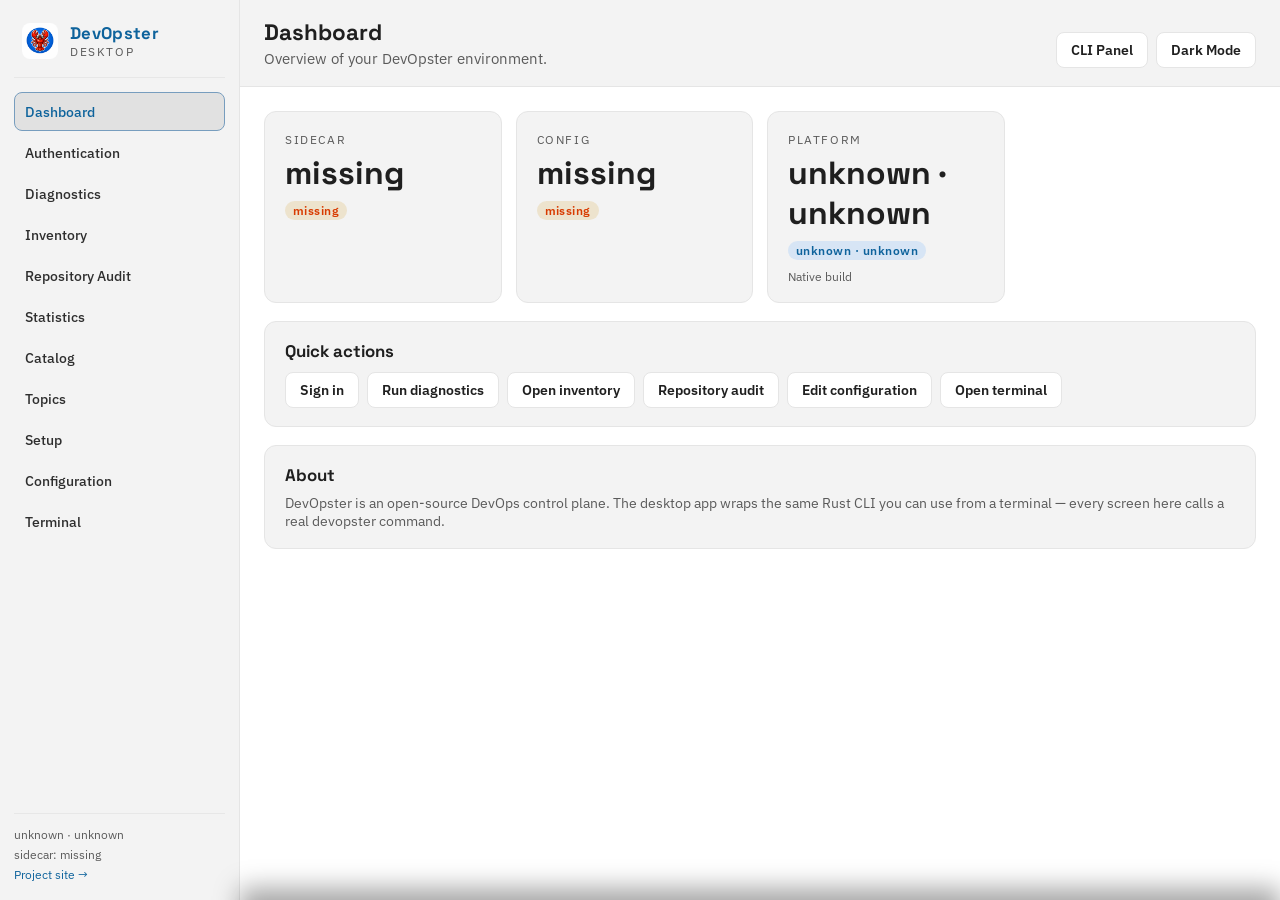
<file: frontend/index.html>
<!doctype html>
<html lang="en">
  <head>
    <meta charset="utf-8" />
    <meta name="viewport" content="width=device-width, initial-scale=1" />
    <title>DevOpster</title>
    <link rel="icon" href="logo.png" />
    <link rel="preconnect" href="https://fonts.googleapis.com" />
    <link rel="preconnect" href="https://fonts.gstatic.com" crossorigin />
    <link href="https://fonts.googleapis.com/css2?family=Space+Grotesk:wght@500;600;700&family=IBM+Plex+Sans:wght@400;500;600&display=swap" rel="stylesheet" />
    <link rel="stylesheet" href="styles.css" />
  </head>
  <body>
    <div id="app">
      <aside class="sidebar">
        <div class="brand">
          <img src="logo.png" alt="" />
          <div>
            <div class="brand-name">DevOpster</div>
            <div class="brand-tag">Desktop</div>
          </div>
        </div>

        <nav id="nav">
          <button class="nav" data-route="dashboard">Dashboard</button>
          <button class="nav" data-route="auth">Authentication</button>
          <button class="nav" data-route="diagnostics">Diagnostics</button>
          <button class="nav" data-route="inventory">Inventory</button>
          <button class="nav" data-route="audit">Repository Audit</button>
          <button class="nav" data-route="stats">Statistics</button>
          <button class="nav" data-route="catalog">Catalog</button>
          <button class="nav" data-route="topics">Topics</button>
          <button class="nav" data-route="setup">Setup</button>
          <button class="nav" data-route="config">Configuration</button>
          <button class="nav" data-route="console">Terminal</button>
        </nav>

        <div class="sidebar-foot">
          <div id="env-os">os: …</div>
          <div id="env-sidecar">sidecar: …</div>
          <a href="https://cloud2br.github.io/devopster/" target="_blank" rel="noopener noreferrer">Project site →</a>
        </div>
      </aside>

      <main id="main">
        <header class="topbar">
          <div>
            <div class="title" id="route-title">Dashboard</div>
            <div class="subtitle" id="route-sub">Overview of your DevOpster environment.</div>
          </div>
          <div class="topbar-actions" id="topbar-actions"></div>
        </header>
        <section id="view"></section>
      </main>
    </div>

    <div id="toast" class="toast"></div>
    <div id="cli-drawer" class="cli-drawer" aria-hidden="true">
      <div class="cli-drawer-header">
        <div class="cli-drawer-title">CLI Mode</div>
        <div class="cli-drawer-actions">
          <button id="cli-clear" class="btn" type="button">Clear</button>
          <button id="cli-close" class="btn" type="button">Close</button>
        </div>
      </div>
      <div class="cli-drawer-tabs" role="tablist">
        <button class="cli-tab active" data-tab="terminal" role="tab" aria-selected="true">Terminal</button>
        <button class="cli-tab" data-tab="history" role="tab" aria-selected="false">History</button>
        <button class="cli-tab" data-tab="saved" role="tab" aria-selected="false">Saved</button>
      </div>
      <div class="cli-panel active" data-panel="terminal">
        <div class="cli-drawer-toolbar">
          <input id="cli-input" class="input" type="text" placeholder="e.g. repo audit --report-only" autocomplete="off" />
          <button id="cli-save" class="btn" type="button">Save</button>
          <button id="cli-run" class="btn btn-primary" type="button">Run</button>
        </div>
        <pre id="cli-output" class="console cli-console">Ready.
</pre>
      </div>
      <div class="cli-panel" data-panel="history">
        <div class="cli-panel-actions">
          <span class="cli-panel-hint">Click a command to run it again.</span>
          <button id="cli-history-clear" class="btn" type="button">Clear history</button>
        </div>
        <div id="cli-history-list" class="cli-list"></div>
      </div>
      <div class="cli-panel" data-panel="saved">
        <div class="cli-panel-actions">
          <span class="cli-panel-hint">Pin your go-to commands.</span>
          <button id="cli-saved-clear" class="btn" type="button">Clear saved</button>
        </div>
        <div id="cli-saved-list" class="cli-list"></div>
      </div>
    </div>

    <script type="module" src="app.js"></script>
  </body>
</html>
</file>
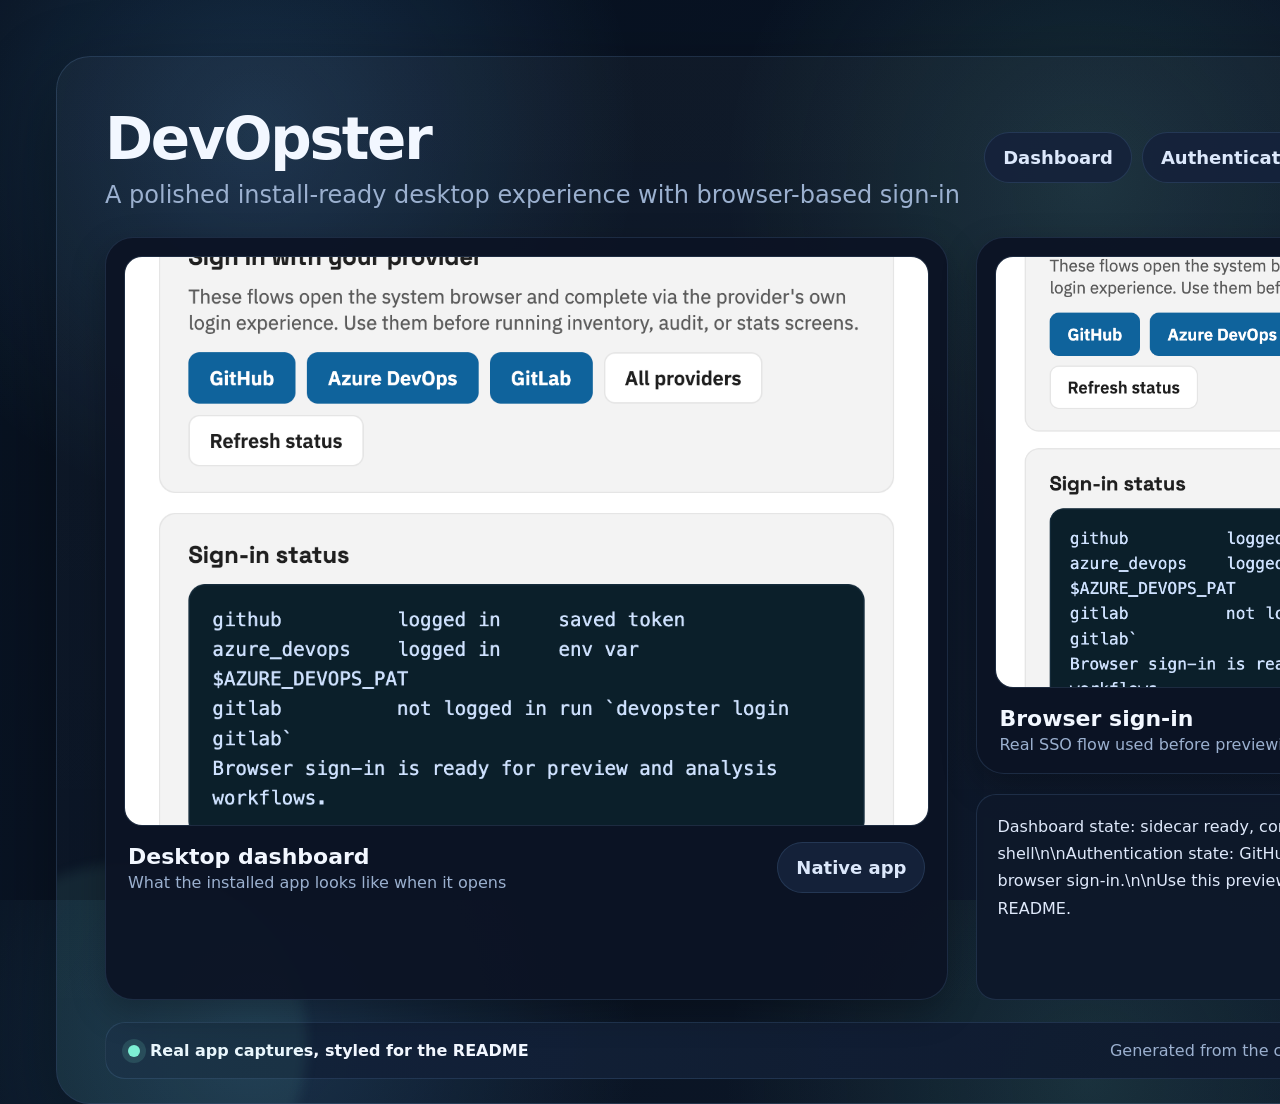
<file: assets/readme/product-preview.html>
<!doctype html>
<html lang="en">
  <head>
    <meta charset="utf-8" />
    <meta name="viewport" content="width=device-width, initial-scale=1" />
    <title>DevOpster Product Preview</title>
    <style>
      :root {
        color-scheme: dark;
        --bg1: #07111f;
        --bg2: #0b1629;
        --panel: rgba(12, 20, 37, 0.94);
        --line: rgba(120, 165, 220, 0.16);
        --text: #f2f7ff;
        --muted: #9bb0cf;
        --accent: #61b8ff;
        --accent2: #7df0d4;
      }
      * { box-sizing: border-box; }
      html, body { margin: 0; height: 100%; }
      body {
        font-family: Inter, "Segoe UI", system-ui, sans-serif;
        background:
          radial-gradient(circle at 20% 15%, rgba(97, 184, 255, 0.18), transparent 30%),
          radial-gradient(circle at 85% 20%, rgba(125, 240, 212, 0.12), transparent 28%),
          linear-gradient(135deg, var(--bg1), var(--bg2));
        color: var(--text);
        padding: 56px;
      }
      .shell {
        width: 1688px;
        height: 1048px;
        margin: 0 auto;
        background: linear-gradient(180deg, rgba(255,255,255,0.03), rgba(255,255,255,0.01));
        border: 1px solid rgba(120, 165, 220, 0.18);
        border-radius: 34px;
        box-shadow: 0 30px 80px rgba(0,0,0,0.38);
        padding: 48px;
        position: relative;
        overflow: hidden;
      }
      .shell::before,
      .shell::after {
        content: "";
        position: absolute;
        border-radius: 999px;
        filter: blur(6px);
        pointer-events: none;
      }
      .shell::before {
        width: 280px;
        height: 280px;
        right: -80px;
        top: -60px;
        background: rgba(97, 184, 255, 0.13);
      }
      .shell::after {
        width: 360px;
        height: 360px;
        left: -110px;
        bottom: -120px;
        background: rgba(125, 240, 212, 0.08);
      }
      .headline {
        display: flex;
        align-items: center;
        justify-content: space-between;
        gap: 24px;
        margin-bottom: 28px;
        position: relative;
        z-index: 1;
      }
      .title {
        font-size: 58px;
        font-weight: 800;
        letter-spacing: -0.04em;
        margin: 0;
      }
      .subtitle {
        margin: 8px 0 0;
        font-size: 24px;
        color: var(--muted);
      }
      .pillbar {
        display: flex;
        gap: 10px;
        flex-wrap: wrap;
        justify-content: flex-end;
      }
      .pill {
        padding: 14px 18px;
        border-radius: 999px;
        background: rgba(21, 35, 59, 0.96);
        border: 1px solid var(--line);
        color: #dce8fb;
        font-size: 18px;
        font-weight: 700;
      }
      .grid {
        display: grid;
        grid-template-columns: 1.08fr 0.92fr;
        gap: 28px;
        position: relative;
        z-index: 1;
      }
      .card {
        background: var(--panel);
        border: 1px solid var(--line);
        border-radius: 28px;
        padding: 18px;
        box-shadow: 0 12px 34px rgba(0,0,0,0.26);
      }
      .shot {
        width: 100%;
        height: 570px;
        object-fit: cover;
        display: block;
        border-radius: 18px;
        border: 1px solid rgba(120,165,220,0.18);
        background: #09101d;
      }
      .caption {
        display: flex;
        align-items: center;
        justify-content: space-between;
        gap: 16px;
        padding: 16px 4px 0;
      }
      .caption strong {
        display: block;
        font-size: 22px;
        margin-bottom: 4px;
      }
      .caption span {
        color: var(--muted);
        font-size: 16px;
      }
      .status {
        margin-top: 20px;
        padding: 18px 20px;
        border-radius: 20px;
        background: rgba(14, 24, 42, 0.96);
        border: 1px solid rgba(120, 165, 220, 0.16);
        color: #dfe9fb;
        font-size: 16px;
        line-height: 1.7;
        white-space: pre-line;
      }
      .footer {
        margin-top: 22px;
        padding: 18px 22px;
        border-radius: 20px;
        background: linear-gradient(90deg, rgba(19, 35, 59, 0.98), rgba(14, 24, 42, 0.98));
        border: 1px solid rgba(120, 165, 220, 0.16);
        display: flex;
        align-items: center;
        justify-content: space-between;
        gap: 20px;
      }
      .footer .badge {
        display: inline-flex;
        align-items: center;
        gap: 10px;
        font-weight: 700;
      }
      .dot {
        width: 12px;
        height: 12px;
        border-radius: 50%;
        background: var(--accent2);
        box-shadow: 0 0 0 6px rgba(125, 240, 212, 0.14);
      }
      .footer p {
        margin: 0;
        color: var(--muted);
        font-size: 16px;
      }
      .right .shot { height: 432px; }
      .right .status { min-height: 206px; }
    </style>
  </head>
  <body>
    <div class="shell">
      <div class="headline">
        <div>
          <h1 class="title">DevOpster</h1>
          <p class="subtitle">A polished install-ready desktop experience with browser-based sign-in</p>
        </div>
        <div class="pillbar">
          <div class="pill">Dashboard</div>
          <div class="pill">Authentication</div>
          <div class="pill">Inventory</div>
          <div class="pill">Repository Audit</div>
        </div>
      </div>

      <div class="grid">
        <div class="card">
          <img class="shot" src="dashboard-shot.png" alt="DevOpster dashboard screenshot" />
          <div class="caption">
            <div>
              <strong>Desktop dashboard</strong>
              <span>What the installed app looks like when it opens</span>
            </div>
            <div class="pill">Native app</div>
          </div>
        </div>

        <div class="right">
          <div class="card">
            <img class="shot" src="auth-shot.png" alt="DevOpster authentication screenshot" />
            <div class="caption">
              <div>
                <strong>Browser sign-in</strong>
                <span>Real SSO flow used before previewing data</span>
              </div>
              <div class="pill">SSO</div>
            </div>
          </div>
          <div class="status">Dashboard state: sidecar ready, config found, UI loaded in native shell\n\nAuthentication state: GitHub, Azure DevOps, and GitLab are supported with browser sign-in.\n\nUse this preview to represent the current installed app in the README.</div>
        </div>
      </div>

      <div class="footer">
        <div class="badge"><span class="dot"></span> Real app captures, styled for the README</div>
        <p>Generated from the current local build and browser-based sign-in flow</p>
      </div>
    </div>
  </body>
</html>
</file>
<file: frontend/styles.css>
:root {
  color-scheme: light;
  --bg: #ffffff;
  --panel: #f3f3f3;
  --panel-2: #ffffff;
  --border: #e5e5e5;
  --ink: #1f1f1f;
  --muted: #5a5a5a;
  --link: #0e639c;
  --hero: #0e639c;
  --accent: #0078d4;
  --ok: #107c10;
  --warn: #d83b01;
  --err: #a80000;
  --sidebar-bg: #f3f3f3;
  --sidebar-border: #e5e5e5;
  --sidebar-fg: #2e2e2e;
  --sidebar-muted: #5a5a5a;
  --sidebar-link: #0e639c;
  --sidebar-hover: #eaeaea;
  --sidebar-active: #e1e1e1;
  --sidebar-brand: #0e639c;
  --console-bg: #0b1f2a;
  --console-border: #142b3a;
  --console-fg: #cfe2ff;
  --cli-command: #214f73;
  --toast-ok-fg: #0f5d1d;
  --toast-err-fg: #8a1111;
}

html[data-theme="dark"] {
  color-scheme: dark;
  --bg: #1e1e1e;
  --panel: #252526;
  --panel-2: #2d2d30;
  --border: #3c3c3c;
  --ink: #d4d4d4;
  --muted: #9da1a6;
  --link: #3794ff;
  --hero: #0e639c;
  --accent: #007acc;
  --ok: #89d185;
  --warn: #cca700;
  --err: #f14c4c;
  --sidebar-bg: #252526;
  --sidebar-border: #3c3c3c;
  --sidebar-fg: #cccccc;
  --sidebar-muted: #9da1a6;
  --sidebar-link: #4fc1ff;
  --sidebar-hover: #2a2d2e;
  --sidebar-active: #37373d;
  --sidebar-brand: #ffffff;
  --console-bg: #000a14;
  --console-border: #1b2430;
  --console-fg: #cfe2ff;
  --cli-command: #cfe2ff;
  --toast-ok-fg: #b9f0c1;
  --toast-err-fg: #ffd1d3;
}

* { box-sizing: border-box; }
html, body { margin: 0; padding: 0; height: 100%; }
body {
  font-family: "IBM Plex Sans", system-ui, -apple-system, sans-serif;
  color: var(--ink);
  background: var(--bg);
  font-size: 14px;
  overflow: hidden;
}

#app {
  display: grid;
  grid-template-columns: 240px 1fr;
  height: 100vh;
}

/* ── Sidebar ── */
.sidebar {
  background: var(--sidebar-bg);
  border-right: 1px solid var(--sidebar-border);
  display: flex;
  flex-direction: column;
  padding: 18px 14px;
  color: var(--sidebar-fg);
}
.brand {
  display: flex;
  align-items: center;
  gap: 12px;
  padding: 4px 8px 18px;
  border-bottom: 1px solid color-mix(in oklab, var(--sidebar-border) 80%, transparent);
}
.brand img { width: 36px; height: 36px; border-radius: 8px; }
.brand-name {
  font-family: "Space Grotesk", sans-serif;
  font-size: 1.05rem;
  font-weight: 700;
  color: var(--sidebar-brand);
  letter-spacing: 0.02em;
}
.brand-tag {
  font-size: 0.72rem;
  color: var(--sidebar-muted);
  text-transform: uppercase;
  letter-spacing: 0.14em;
}

#nav {
  display: flex;
  flex-direction: column;
  gap: 2px;
  margin-top: 14px;
  flex: 1;
  overflow-y: auto;
}
.nav {
  display: flex;
  align-items: center;
  gap: 0;
  background: transparent;
  border: 1px solid transparent;
  color: var(--sidebar-fg);
  text-align: left;
  padding: 9px 10px;
  border-radius: 8px;
  cursor: pointer;
  font: inherit;
  font-size: 0.9rem;
  font-weight: 500;
  transition: background 120ms ease, border-color 120ms ease;
}
.nav:hover { background: var(--sidebar-hover); }
.nav.active {
  background: var(--sidebar-active);
  border-color: color-mix(in oklab, var(--link) 55%, var(--sidebar-border));
  color: var(--sidebar-brand);
}

.sidebar-foot {
  border-top: 1px solid color-mix(in oklab, var(--sidebar-border) 80%, transparent);
  padding-top: 12px;
  font-size: 0.78rem;
  color: var(--sidebar-muted);
  display: flex;
  flex-direction: column;
  gap: 4px;
}
.sidebar-foot a { color: var(--sidebar-link); text-decoration: none; }
.sidebar-foot a:hover { text-decoration: underline; }

/* ── Main ── */
#main { display: flex; flex-direction: column; min-width: 0; }
.topbar {
  display: flex;
  justify-content: space-between;
  align-items: flex-end;
  padding: 18px 24px;
  border-bottom: 1px solid var(--border);
  background: var(--panel);
}
.title {
  font-family: "Space Grotesk", sans-serif;
  font-size: 1.4rem;
  font-weight: 700;
}
.subtitle { color: var(--muted); font-size: 0.92rem; margin-top: 2px; }
.topbar-actions { display: flex; gap: 8px; flex-wrap: wrap; }

#view {
  padding: 24px;
  overflow: auto;
  flex: 1;
  background: var(--bg);
}

/* ── Reusable components ── */
.btn {
  display: inline-flex;
  align-items: center;
  gap: 6px;
  padding: 8px 14px;
  border-radius: 8px;
  font: inherit;
  font-size: 0.88rem;
  font-weight: 600;
  cursor: pointer;
  border: 1px solid var(--border);
  background: var(--panel-2);
  color: var(--ink);
  transition: border-color 120ms ease, background 120ms ease;
}
.btn:hover { border-color: var(--link); }
.btn:disabled { opacity: 0.55; cursor: not-allowed; }
.btn-primary {
  background: var(--link);
  border-color: var(--link);
  color: #ffffff;
}
.btn-primary:hover { background: #4493f8; border-color: #4493f8; }
.btn-danger {
  background: var(--accent);
  border-color: var(--accent);
  color: #ffffff;
}

.card {
  background: var(--panel);
  border: 1px solid var(--border);
  border-radius: 12px;
  padding: 18px 20px;
}
.card h3 {
  margin: 0 0 8px;
  font-family: "Space Grotesk", sans-serif;
  font-size: 1.05rem;
}
.card p { margin: 0; color: var(--muted); }
.card .num {
  font-family: "Space Grotesk", sans-serif;
  font-size: 2rem;
  font-weight: 700;
}

.grid { display: grid; gap: 14px; }
.grid-3 { grid-template-columns: repeat(auto-fill, minmax(220px, 1fr)); }
.grid-2 { grid-template-columns: repeat(auto-fill, minmax(320px, 1fr)); }

.kicker {
  display: inline-block;
  font-size: 0.72rem;
  text-transform: uppercase;
  letter-spacing: 0.14em;
  color: var(--muted);
  margin-bottom: 6px;
}

.pill {
  display: inline-block;
  padding: 2px 8px;
  border-radius: 999px;
  font-size: 0.74rem;
  font-weight: 600;
  letter-spacing: 0.04em;
}
.pill-ok { background: rgba(46, 160, 67, 0.18); color: var(--ok); }
.pill-warn { background: rgba(210, 153, 34, 0.18); color: var(--warn); }
.pill-err { background: rgba(248, 81, 73, 0.16); color: var(--err); }
.pill-info { background: rgba(88, 166, 255, 0.18); color: var(--link); }

.muted { color: var(--muted); }

table.data {
  width: 100%;
  border-collapse: collapse;
  background: var(--panel);
  border: 1px solid var(--border);
  border-radius: 12px;
  overflow: hidden;
  font-size: 0.9rem;
}
table.data th, table.data td {
  text-align: left;
  padding: 10px 14px;
  border-bottom: 1px solid var(--border);
  vertical-align: top;
}
table.data th {
  background: var(--panel-2);
  font-weight: 600;
  color: var(--muted);
  text-transform: uppercase;
  font-size: 0.74rem;
  letter-spacing: 0.08em;
}
table.data tbody tr:last-child td { border-bottom: 0; }
table.data tbody tr:hover { background: rgba(88, 166, 255, 0.05); }

.input, .textarea, select.input {
  width: 100%;
  padding: 9px 12px;
  background: var(--panel-2);
  border: 1px solid var(--border);
  border-radius: 8px;
  color: var(--ink);
  font: inherit;
  font-size: 0.9rem;
}
.input:focus, .textarea:focus, select.input:focus {
  outline: none;
  border-color: var(--link);
}
.textarea {
  font-family: ui-monospace, SFMono-Regular, "JetBrains Mono", Menlo, monospace;
  font-size: 0.85rem;
  line-height: 1.55;
  min-height: 360px;
  resize: vertical;
}
label.field { display: block; margin-bottom: 12px; }
label.field > span {
  display: block;
  margin-bottom: 4px;
  color: var(--muted);
  font-size: 0.78rem;
  text-transform: uppercase;
  letter-spacing: 0.1em;
}

.toolbar {
  display: flex;
  flex-wrap: wrap;
  gap: 8px;
  align-items: center;
  margin-bottom: 14px;
}
.toolbar .input { width: auto; min-width: 220px; }
.toolbar .spacer { flex: 1; }

.console {
  background: var(--console-bg);
  border: 1px solid var(--console-border);
  border-radius: 12px;
  padding: 14px 16px;
  font-family: ui-monospace, SFMono-Regular, "JetBrains Mono", Menlo, monospace;
  font-size: 0.85rem;
  line-height: 1.55;
  height: 56vh;
  overflow: auto;
  white-space: pre-wrap;
  word-break: break-word;
  color: var(--console-fg);
}
.console .err { color: #ff8b91; }
.console .ok { color: #7cffb2; }

.cli-drawer {
  position: fixed;
  left: 240px;
  right: 0;
  bottom: 0;
  background: var(--panel);
  border-top: 1px solid var(--border);
  padding: 12px 16px 16px;
  transform: translateY(100%);
  transition: transform 180ms ease;
  z-index: 40;
  box-shadow: 0 -12px 24px rgba(0, 0, 0, 0.35);
}
.cli-drawer-header {
  display: flex;
  align-items: center;
  justify-content: space-between;
  margin-bottom: 8px;
}
.cli-drawer-title {
  font-family: "Space Grotesk", sans-serif;
  font-size: 1rem;
  font-weight: 600;
}
.cli-drawer-actions { display: flex; gap: 8px; }
.cli-drawer-tabs {
  display: flex;
  gap: 6px;
  flex-wrap: wrap;
  margin-bottom: 8px;
}
.cli-tab {
  border: 1px solid var(--border);
  background: var(--panel-2);
  color: var(--ink);
  font-size: 0.78rem;
  font-weight: 600;
  border-radius: 999px;
  padding: 4px 10px;
  cursor: pointer;
}
.cli-tab:hover { border-color: var(--link); }
.cli-tab.active {
  background: var(--link);
  border-color: var(--link);
  color: #ffffff;
}
.cli-panel { display: none; }
.cli-panel.active { display: block; }
.cli-panel-actions {
  display: flex;
  align-items: center;
  justify-content: space-between;
  gap: 8px;
  margin-bottom: 8px;
}
.cli-panel-hint {
  font-size: 0.78rem;
  color: var(--muted);
}
.cli-drawer-toolbar {
  display: flex;
  gap: 8px;
  align-items: center;
  margin-bottom: 8px;
}
.cli-drawer-toolbar .input { flex: 1; min-width: 240px; }
.cli-console { height: 150px; }
.cli-list {
  border: 1px solid var(--border);
  background: var(--panel-2);
  border-radius: 10px;
  padding: 10px;
  display: flex;
  flex-direction: column;
  gap: 8px;
  max-height: 200px;
  overflow: auto;
}
.cli-list-item {
  display: flex;
  align-items: center;
  justify-content: space-between;
  gap: 8px;
}
.cli-list-command {
  font-family: ui-monospace, SFMono-Regular, "JetBrains Mono", Menlo, monospace;
  font-size: 0.82rem;
  color: var(--cli-command);
  overflow-wrap: anywhere;
}
.cli-list-actions { display: flex; gap: 6px; flex-shrink: 0; }
.cli-list-btn {
  border: 1px solid var(--border);
  background: var(--panel);
  color: var(--ink);
  border-radius: 8px;
  padding: 4px 8px;
  font-size: 0.72rem;
  cursor: pointer;
}
.cli-list-btn:hover { border-color: var(--link); }
.cli-empty {
  border: 1px dashed var(--border);
  border-radius: 8px;
  padding: 12px;
  text-align: center;
  font-size: 0.8rem;
  color: var(--muted);
}

body.cli-open .cli-drawer { transform: translateY(0); }
body.cli-open #view { padding-bottom: 260px; }

@media (max-width: 920px) {
  .cli-drawer { left: 0; }
}

.empty {
  border: 1px dashed var(--border);
  border-radius: 12px;
  padding: 36px;
  text-align: center;
  color: var(--muted);
}

.spinner {
  display: inline-block;
  width: 14px;
  height: 14px;
  border-radius: 50%;
  border: 2px solid var(--border);
  border-top-color: var(--link);
  animation: spin 800ms linear infinite;
  vertical-align: middle;
  margin-right: 6px;
}
@keyframes spin { to { transform: rotate(360deg); } }

.toast {
  position: fixed;
  bottom: 18px;
  right: 18px;
  background: var(--panel-2);
  border: 1px solid var(--border);
  color: var(--ink);
  padding: 10px 14px;
  border-radius: 10px;
  box-shadow: 0 12px 30px rgba(0, 0, 0, 0.45);
  font-size: 0.88rem;
  opacity: 0;
  transform: translateY(8px);
  pointer-events: none;
  transition: opacity 180ms ease, transform 180ms ease;
}
.toast.show { opacity: 1; transform: translateY(0); }
.toast.err { border-color: var(--err); color: var(--toast-err-fg); }
.toast.ok { border-color: var(--ok); color: var(--toast-ok-fg); }

body.cli-busy .cli-list-btn,
body.cli-busy .cli-list-item {
  pointer-events: none;
}

body.cli-busy .cli-list-item {
  opacity: 0.7;
}
</file>
